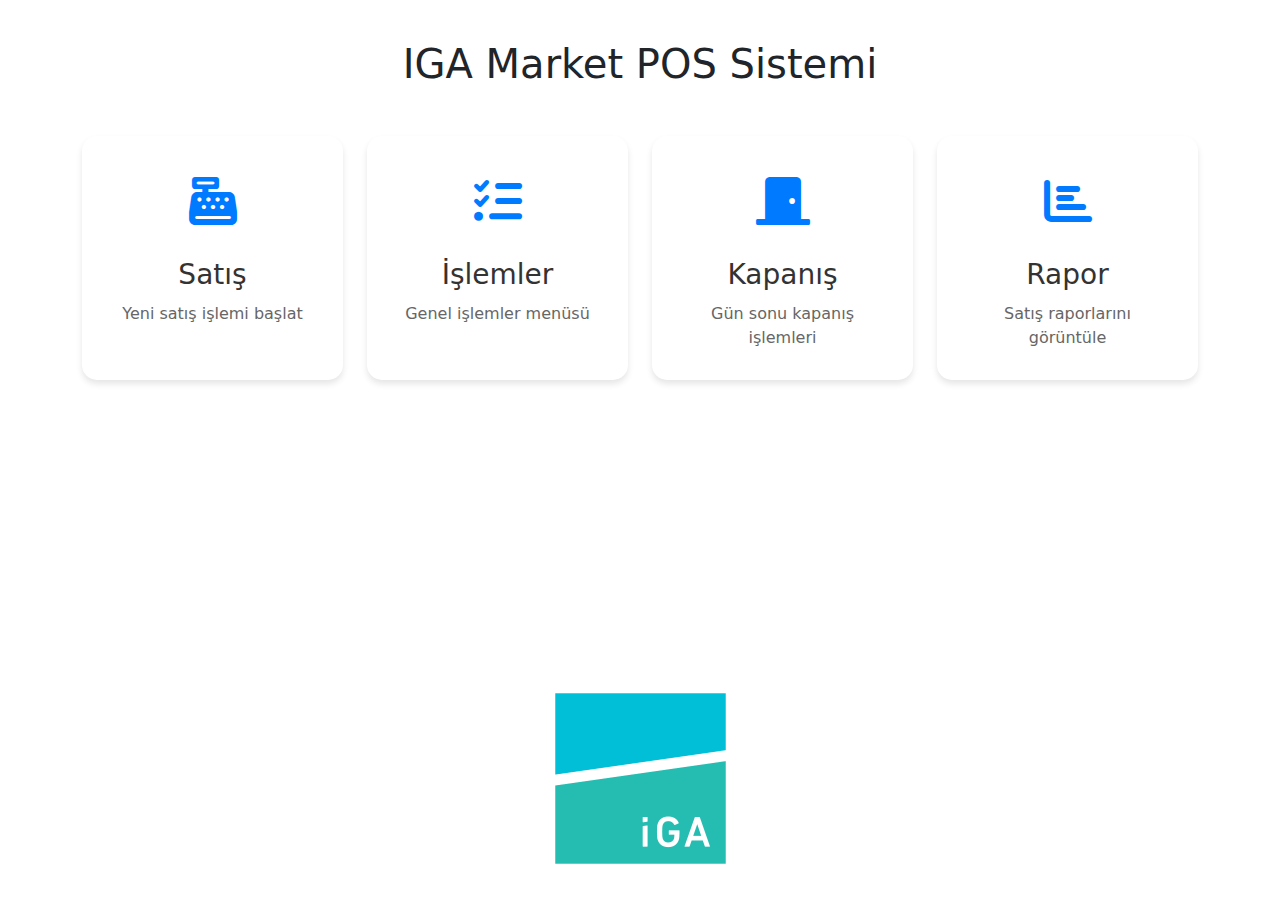
<file: IGAMarket.WebUI/wwwroot/ui/index.html>
<!DOCTYPE html>
<html lang="tr">
<head>
    <meta charset="UTF-8">
    <meta name="viewport" content="width=device-width, initial-scale=1.0">
    <title>Kampüs Market POS Sistemi</title>
    <link rel="stylesheet" href="style.css">
    <link href="https://cdn.jsdelivr.net/npm/bootstrap@5.3.0/dist/css/bootstrap.min.css" rel="stylesheet">
    <link rel="stylesheet" href="https://cdnjs.cloudflare.com/ajax/libs/font-awesome/6.0.0/css/all.min.css">
</head>
<body class="d-flex flex-column min-vh-100">
    <div class="container flex-grow-1">
        <div class="main-menu">
            <h1 class="text-center mb-5">IGA Market POS Sistemi</h1>
            <div class="row g-4">
                <div class="col-md-3">
                    <div class="menu-card" onclick="window.location.href='pos.html'">
                        <div class="card-icon">
                            <i class="fas fa-cash-register"></i>
                        </div>
                        <h3>Satış</h3>
                        <p>Yeni satış işlemi başlat</p>
                    </div>
                </div>
                <div class="col-md-3">
                    <div class="menu-card" onclick="window.location.href='operations.html'">
                        <div class="card-icon">
                            <i class="fas fa-tasks"></i>
                        </div>
                        <h3>İşlemler</h3>
                        <p>Genel işlemler menüsü</p>
                    </div>
                </div>
                <div class="col-md-3">
                    <div class="menu-card" onclick="window.location.href='closing.html'">
                        <div class="card-icon">
                            <i class="fas fa-door-closed"></i>
                        </div>
                        <h3>Kapanış</h3>
                        <p>Gün sonu kapanış işlemleri</p>
                    </div>
                </div>
                <div class="col-md-3">
                    <div class="menu-card" onclick="window.location.href='report.html'">
                        <div class="card-icon">
                            <i class="fas fa-chart-bar"></i>
                        </div>
                        <h3>Rapor</h3>
                        <p>Satış raporlarını görüntüle</p>
                    </div>
                </div>
            </div>
        </div>
    </div>

    <footer class="footer mt-auto py-4">
        <div class="container text-center">
            <img src="media/igalogo.png" alt="IGA Logo" class="footer-logo">
        </div>
    </footer>

    <script src="https://cdn.jsdelivr.net/npm/bootstrap@5.3.0/dist/js/bootstrap.bundle.min.js"></script>
</body>
</html>
</file>
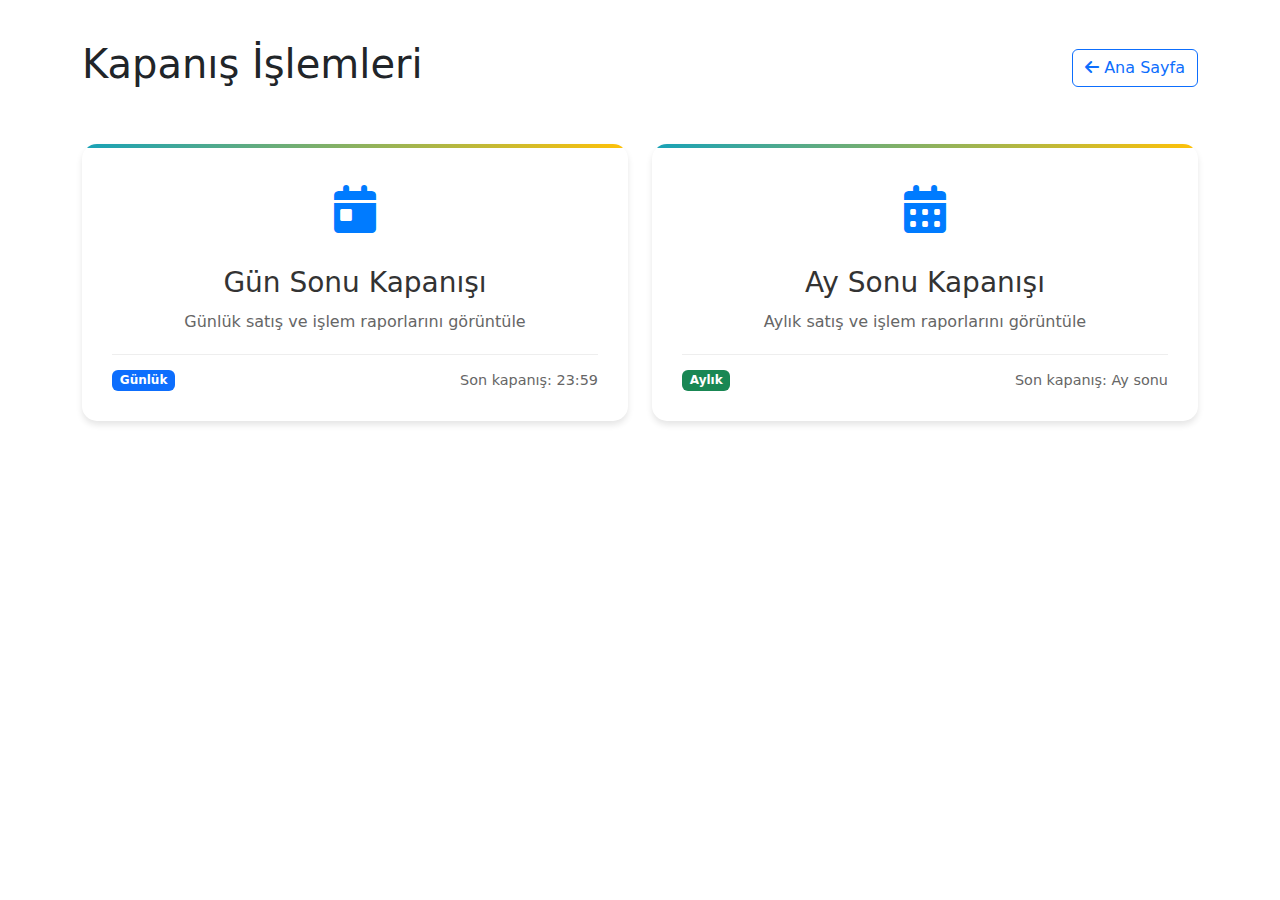
<file: IGAMarket.WebUI/wwwroot/ui/closing.html>
<!DOCTYPE html>
<html lang="tr">
<head>
    <meta charset="UTF-8">
    <meta name="viewport" content="width=device-width, initial-scale=1.0">
    <title>Kapanış İşlemleri - Süpermarket POS Sistemi</title>
    <link rel="stylesheet" href="style.css">
    <link href="https://cdn.jsdelivr.net/npm/bootstrap@5.3.0/dist/css/bootstrap.min.css" rel="stylesheet">
    <link rel="stylesheet" href="https://cdnjs.cloudflare.com/ajax/libs/font-awesome/6.0.0/css/all.min.css">
</head>
<body>
    <div class="container">
        <div class="main-menu">
            <div class="d-flex justify-content-between align-items-center mb-5">
                <h1>Kapanış İşlemleri</h1>
                <a href="index.html" class="btn btn-outline-primary">
                    <i class="fas fa-arrow-left"></i> Ana Sayfa
                </a>
            </div>
            <div class="row g-4">
                <div class="col-md-6">
                    <div class="menu-card closing-card" onclick="window.location.href='daily-closing.html'">
                        <div class="card-icon">
                            <i class="fas fa-calendar-day"></i>
                        </div>
                        <h3>Gün Sonu Kapanışı</h3>
                        <p>Günlük satış ve işlem raporlarını görüntüle</p>
                        <div class="closing-info">
                            <span class="badge bg-primary">Günlük</span>
                            <span class="closing-time">Son kapanış: 23:59</span>
                        </div>
                    </div>
                </div>
                <div class="col-md-6">
                    <div class="menu-card closing-card" onclick="window.location.href='monthly-closing.html'">
                        <div class="card-icon">
                            <i class="fas fa-calendar-alt"></i>
                        </div>
                        <h3>Ay Sonu Kapanışı</h3>
                        <p>Aylık satış ve işlem raporlarını görüntüle</p>
                        <div class="closing-info">
                            <span class="badge bg-success">Aylık</span>
                            <span class="closing-time">Son kapanış: Ay sonu</span>
                        </div>
                    </div>
                </div>
            </div>
        </div>
    </div>

    <script src="https://cdn.jsdelivr.net/npm/bootstrap@5.3.0/dist/js/bootstrap.bundle.min.js"></script>
</body>
</html>
</file>
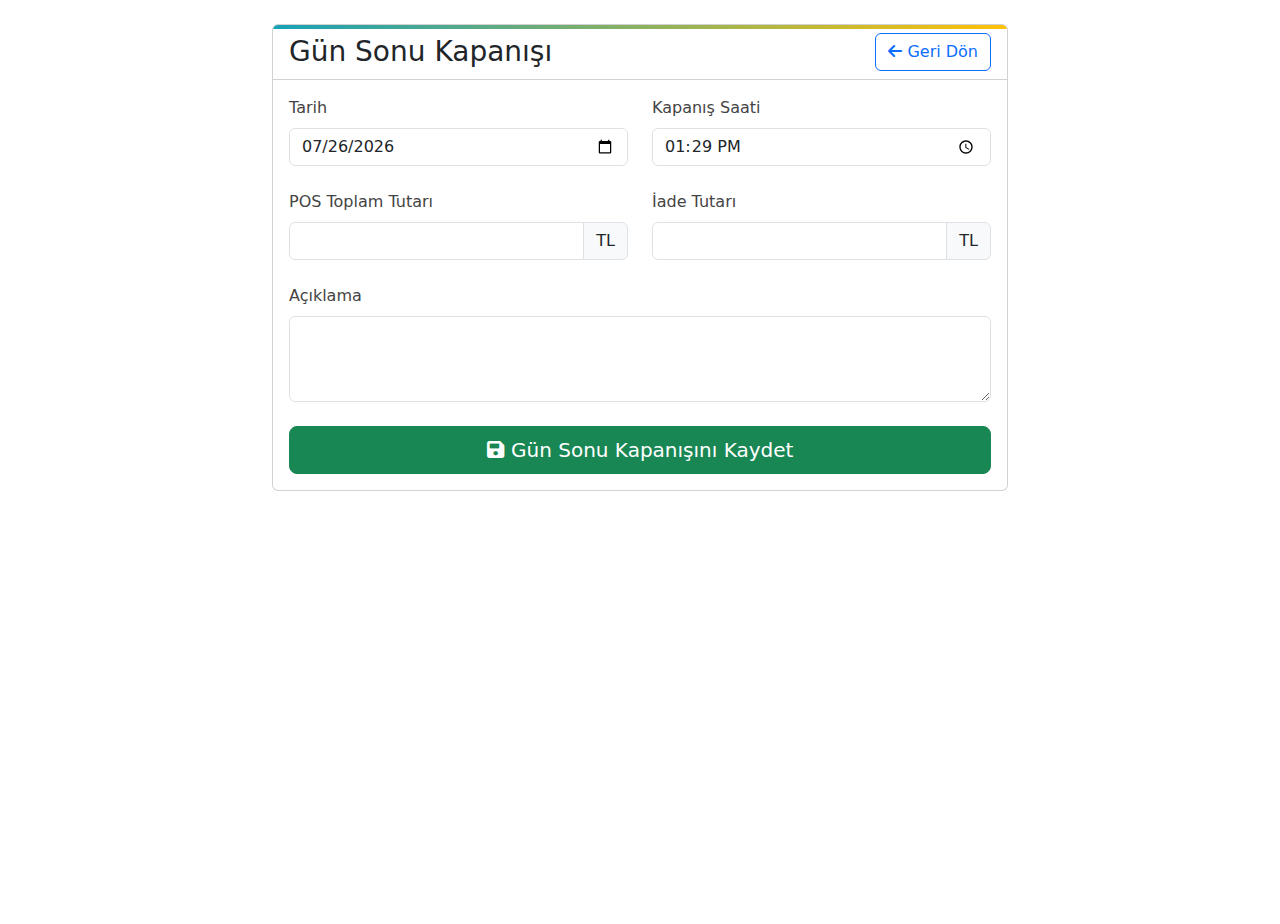
<file: IGAMarket.WebUI/wwwroot/ui/daily-closing.html>
<!DOCTYPE html>
<html lang="tr">
<head>
    <meta charset="UTF-8">
    <meta name="viewport" content="width=device-width, initial-scale=1.0">
    <title>Gün Sonu Kapanışı - Süpermarket POS Sistemi</title>
    <link rel="stylesheet" href="style.css">
    <link href="https://cdn.jsdelivr.net/npm/bootstrap@5.3.0/dist/css/bootstrap.min.css" rel="stylesheet">
    <link rel="stylesheet" href="https://cdnjs.cloudflare.com/ajax/libs/font-awesome/6.0.0/css/all.min.css">
</head>
<body>
    <div class="container mt-4">
        <div class="row">
            <div class="col-md-8 mx-auto">
                <div class="card closing-card">
                    <div class="card-header bg-white">
                        <div class="d-flex justify-content-between align-items-center">
                            <h3 class="mb-0">Gün Sonu Kapanışı</h3>
                            <a href="closing.html" class="btn btn-outline-primary">
                                <i class="fas fa-arrow-left"></i> Geri Dön
                            </a>
                        </div>
                    </div>
                    <div class="card-body">
                        <form id="dailyClosingForm">
                            <div class="row mb-4">
                                <div class="col-md-6">
                                    <div class="form-group">
                                        <label class="form-label">Tarih</label>
                                        <input type="date" class="form-control" id="closingDate" required>
                                    </div>
                                </div>
                                <div class="col-md-6">
                                    <div class="form-group">
                                        <label class="form-label">Kapanış Saati</label>
                                        <input type="time" class="form-control" id="closingTime" required>
                                    </div>
                                </div>
                            </div>

                            <div class="row mb-4">
                                <div class="col-md-6">
                                    <div class="form-group">
                                        <label class="form-label">POS Toplam Tutarı</label>
                                        <div class="input-group">
                                            <input type="number" class="form-control" id="posTotal" step="0.01" required>
                                            <span class="input-group-text">TL</span>
                                        </div>
                                    </div>
                                </div>
                                <div class="col-md-6">
                                    <div class="form-group">
                                        <label class="form-label">İade Tutarı</label>
                                        <div class="input-group">
                                            <input type="number" class="form-control" id="refundTotal" step="0.01" required>
                                            <span class="input-group-text">TL</span>
                                        </div>
                                    </div>
                                </div>
                            </div>

                            <div class="form-group mb-4">
                                <label class="form-label">Açıklama</label>
                                <textarea class="form-control" id="description" rows="3"></textarea>
                            </div>

                            <div class="d-grid gap-2">
                                <button type="submit" class="btn btn-success btn-lg">
                                    <i class="fas fa-save"></i> Gün Sonu Kapanışını Kaydet
                                </button>
                            </div>
                        </form>
                    </div>
                </div>
            </div>
        </div>
    </div>

    <script src="https://cdn.jsdelivr.net/npm/bootstrap@5.3.0/dist/js/bootstrap.bundle.min.js"></script>
    <script>
        document.getElementById('dailyClosingForm').addEventListener('submit', function(e) {
            e.preventDefault();
            
            // Form verilerini al
            const formData = {
                date: document.getElementById('closingDate').value,
                time: document.getElementById('closingTime').value,
                posTotal: parseFloat(document.getElementById('posTotal').value),
                refundTotal: parseFloat(document.getElementById('refundTotal').value),
                description: document.getElementById('description').value,
                status: 'Onaylandı'
            };

            // Mevcut gün sonu kapanışlarını al
            let dailyClosings = JSON.parse(localStorage.getItem('dailyClosings') || '[]');
            
            // Yeni kapanışı ekle
            dailyClosings.push(formData);
            
            // Güncellenmiş listeyi kaydet
            localStorage.setItem('dailyClosings', JSON.stringify(dailyClosings));

            // Başarılı mesajı göster
            alert('Gün sonu kapanışı başarıyla kaydedildi!');
            
            // Formu temizle
            this.reset();
            
            // Kapanış sayfasına yönlendir
            window.location.href = 'closing.html';
        });

        // Sayfa yüklendiğinde bugünün tarihini otomatik doldur
        window.addEventListener('load', function() {
            const today = new Date();
            document.getElementById('closingDate').value = today.toISOString().split('T')[0];
            document.getElementById('closingTime').value = today.toTimeString().slice(0,5);
        });
    </script>
</body>
</html>
</file>
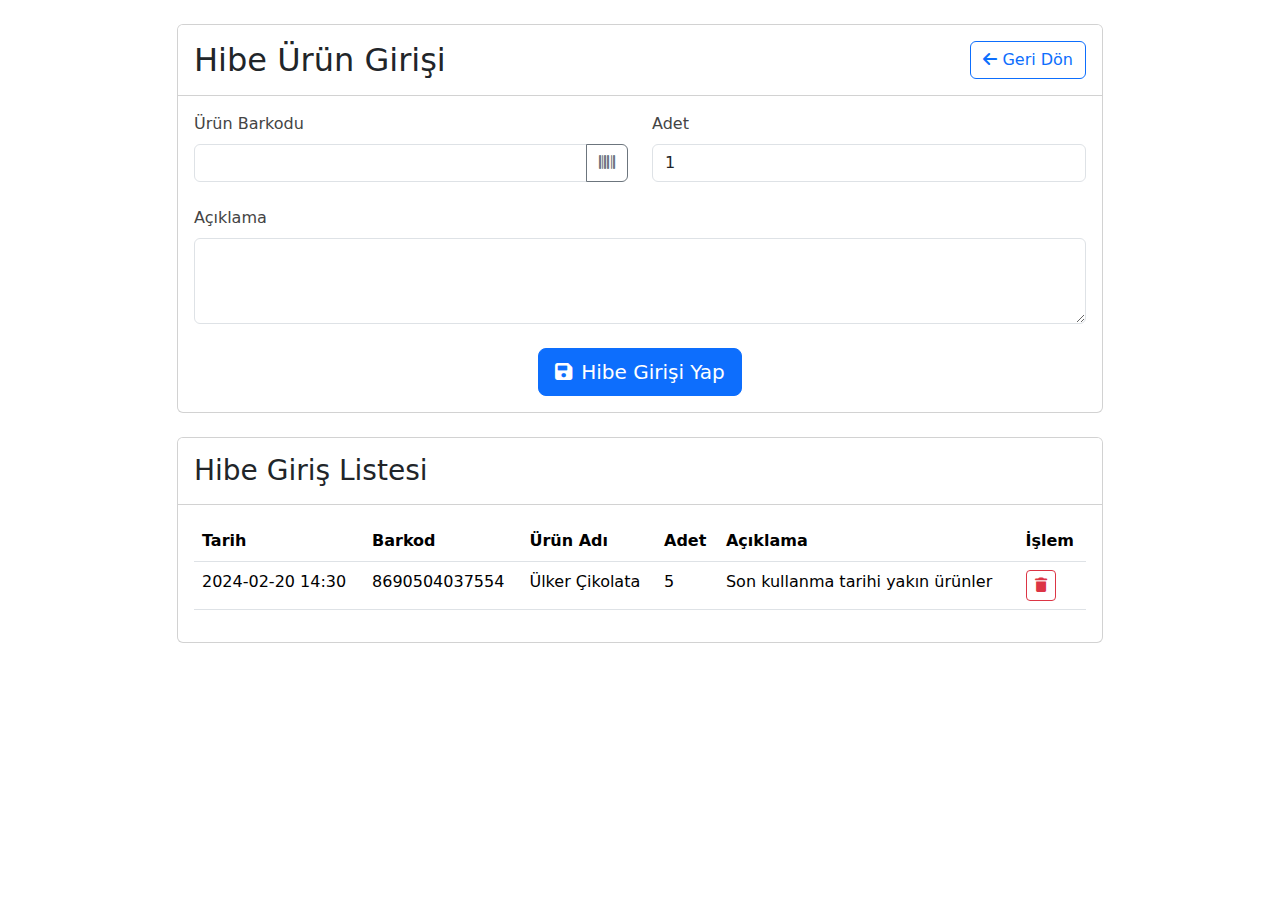
<file: IGAMarket.WebUI/wwwroot/ui/donation-entry.html>
<!DOCTYPE html>
<html lang="tr">
<head>
    <meta charset="UTF-8">
    <meta name="viewport" content="width=device-width, initial-scale=1.0">
    <title>Hibe Giriş - Kampüs Market POS Sistemi</title>
    <link rel="stylesheet" href="style.css">
    <link href="https://cdn.jsdelivr.net/npm/bootstrap@5.3.0/dist/css/bootstrap.min.css" rel="stylesheet">
    <link href="https://cdn.datatables.net/1.11.5/css/dataTables.bootstrap5.min.css" rel="stylesheet">
    <link rel="stylesheet" href="https://cdnjs.cloudflare.com/ajax/libs/font-awesome/6.0.0/css/all.min.css">
</head>
<body class="d-flex flex-column min-vh-100">
    <div class="container flex-grow-1 py-4">
        <div class="row justify-content-center">
            <div class="col-md-10">
                <!-- Hibe Giriş Formu -->
                <div class="card donation-entry-card mb-4">
                    <div class="card-header bg-white py-3">
                        <div class="d-flex justify-content-between align-items-center">
                            <h2 class="card-title mb-0">Hibe Ürün Girişi</h2>
                            <a href="operations.html" class="btn btn-outline-primary">
                                <i class="fas fa-arrow-left"></i> Geri Dön
                            </a>
                        </div>
                    </div>
                    <div class="card-body">
                        <form id="donationEntryForm" class="needs-validation" novalidate>
                            <div class="row g-4">
                                <div class="col-md-6">
                                    <div class="form-group">
                                        <label for="barcode" class="form-label">Ürün Barkodu</label>
                                        <div class="input-group">
                                            <input type="text" class="form-control" id="barcode" required>
                                            <button class="btn btn-outline-secondary" type="button" id="scanBarcode">
                                                <i class="fas fa-barcode"></i>
                                            </button>
                                        </div>
                                        <div class="invalid-feedback">
                                            Lütfen barkod numarasını giriniz.
                                        </div>
                                        <small class="text-muted product-name-display"></small>
                                    </div>
                                </div>
                                <div class="col-md-6">
                                    <div class="form-group">
                                        <label for="quantity" class="form-label">Adet</label>
                                        <input type="number" class="form-control" id="quantity" min="1" value="1" required>
                                        <div class="invalid-feedback">
                                            Lütfen geçerli bir adet giriniz.
                                        </div>
                                    </div>
                                </div>
                                <div class="col-12">
                                    <div class="form-group">
                                        <label for="description" class="form-label">Açıklama</label>
                                        <textarea class="form-control" id="description" rows="3" required></textarea>
                                        <div class="invalid-feedback">
                                            Lütfen bir açıklama giriniz.
                                        </div>
                                    </div>
                                </div>
                            </div>
                            <div class="text-center mt-4">
                                <button type="submit" class="btn btn-primary btn-lg save-donation-btn">
                                    <i class="fas fa-save me-2"></i>Hibe Girişi Yap
                                </button>
                            </div>
                        </form>
                    </div>
                </div>

                <!-- Hibe Giriş Tablosu -->
                <div class="card donation-table-card">
                    <div class="card-header bg-white py-3">
                        <h3 class="card-title mb-0">Hibe Giriş Listesi</h3>
                    </div>
                    <div class="card-body">
                        <div class="table-responsive">
                            <table id="donationTable" class="table table-hover">
                                <thead>
                                    <tr>
                                        <th>Tarih</th>
                                        <th>Barkod</th>
                                        <th>Ürün Adı</th>
                                        <th>Adet</th>
                                        <th>Açıklama</th>
                                        <th>İşlem</th>
                                    </tr>
                                </thead>
                                <tbody>
                                    <!-- Örnek veri -->
                                    <tr>
                                        <td>2024-02-20 14:30</td>
                                        <td>8690504037554</td>
                                        <td>Ülker Çikolata</td>
                                        <td>5</td>
                                        <td>Son kullanma tarihi yakın ürünler</td>
                                        <td>
                                            <button class="btn btn-sm btn-outline-danger delete-donation">
                                                <i class="fas fa-trash"></i>
                                            </button>
                                        </td>
                                    </tr>
                                </tbody>
                            </table>
                        </div>
                    </div>
                </div>
            </div>
        </div>
    </div>

    <script src="https://cdn.jsdelivr.net/npm/bootstrap@5.3.0/dist/js/bootstrap.bundle.min.js"></script>
    <script src="https://code.jquery.com/jquery-3.6.0.min.js"></script>
    <script src="https://cdn.datatables.net/1.11.5/js/jquery.dataTables.min.js"></script>
    <script src="https://cdn.datatables.net/1.11.5/js/dataTables.bootstrap5.min.js"></script>
    <script>
        // DataTable başlatma
        $(document).ready(function() {
            $('#donationTable').DataTable({
                language: {
                    url: '//cdn.datatables.net/plug-ins/1.11.5/i18n/tr.json'
                },
                order: [[0, 'desc']], // Tarihe göre sıralama
                pageLength: 5, // Sayfa başına gösterilecek kayıt sayısı
                lengthMenu: [[5, 10, 25, 50], [5, 10, 25, 50]]
            });
        });

        // Form doğrulama
        (() => {
            'use strict'
            const forms = document.querySelectorAll('.needs-validation')
            Array.from(forms).forEach(form => {
                form.addEventListener('submit', event => {
                    if (!form.checkValidity()) {
                        event.preventDefault()
                        event.stopPropagation()
                    } else {
                        event.preventDefault()
                        // Form geçerliyse yeni hibe girişini tabloya ekle
                        addDonationToTable()
                    }
                    form.classList.add('was-validated')
                }, false)
            })
        })()

        // Barkod okutulduğunda ürün adını göster
        document.getElementById('barcode').addEventListener('change', function() {
            // Örnek ürün veritabanı
            const products = {
                '8690504037554': 'Ülker Çikolata',
                '8690504037555': 'Eti Burçak',
                '8690504037556': 'Sütaş Süt',
                '8690504037557': 'Torku Ekmek'
            };
            
            const productName = products[this.value] || 'Ürün bulunamadı';
            document.querySelector('.product-name-display').textContent = productName;
        });

        // Yeni hibe girişini tabloya ekleme
        function addDonationToTable() {
            const table = $('#donationTable').DataTable();
            const barcode = document.getElementById('barcode').value;
            const quantity = document.getElementById('quantity').value;
            const description = document.getElementById('description').value;
            const products = {
                '8690504037554': 'Ülker Çikolata',
                '8690504037555': 'Eti Burçak',
                '8690504037556': 'Sütaş Süt',
                '8690504037557': 'Torku Ekmek'
            };
            
            const now = new Date();
            const dateStr = now.toLocaleString('tr-TR');
            
            // Yeni satır ekle
            table.row.add([
                dateStr,
                barcode,
                products[barcode] || 'Bilinmeyen Ürün',
                quantity,
                description,
                '<button class="btn btn-sm btn-outline-danger delete-donation"><i class="fas fa-trash"></i></button>'
            ]).draw();

            // Formu temizle
            document.getElementById('donationEntryForm').reset();
            document.querySelector('.product-name-display').textContent = '';
        }

        // Silme işlemi için event delegation
        $('#donationTable').on('click', '.delete-donation', function() {
            if (confirm('Bu hibe kaydını silmek istediğinizden emin misiniz?')) {
                const table = $('#donationTable').DataTable();
                table.row($(this).parents('tr')).remove().draw();
            }
        });
    </script>
</body>
</html>
</file>
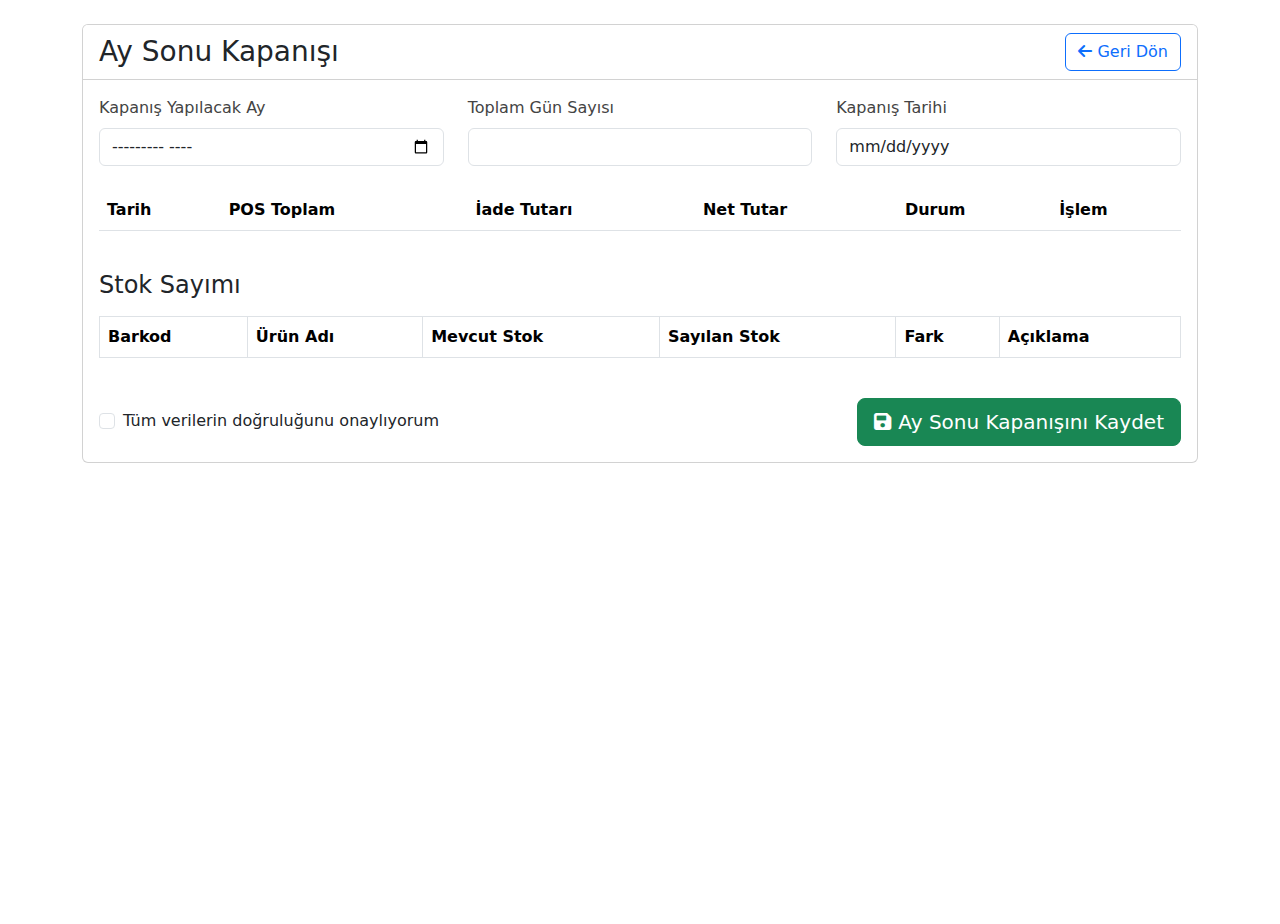
<file: IGAMarket.WebUI/wwwroot/ui/monthly-closing.html>
<!DOCTYPE html>
<html lang="tr">
<head>
    <meta charset="UTF-8">
    <meta name="viewport" content="width=device-width, initial-scale=1.0">
    <title>Ay Sonu Kapanışı - Süpermarket POS Sistemi</title>
    <link rel="stylesheet" href="style.css">
    <link href="https://cdn.jsdelivr.net/npm/bootstrap@5.3.0/dist/css/bootstrap.min.css" rel="stylesheet">
    <link rel="stylesheet" href="https://cdnjs.cloudflare.com/ajax/libs/font-awesome/6.0.0/css/all.min.css">
    <link rel="stylesheet" href="https://cdn.datatables.net/1.11.5/css/dataTables.bootstrap5.min.css">
</head>
<body>
    <div class="container mt-4">
        <div class="row">
            <div class="col-md-12">
                <div class="card monthly-closing-card">
                    <div class="card-header bg-white">
                        <div class="d-flex justify-content-between align-items-center">
                            <h3 class="mb-0">Ay Sonu Kapanışı</h3>
                            <a href="closing.html" class="btn btn-outline-primary">
                                <i class="fas fa-arrow-left"></i> Geri Dön
                            </a>
                        </div>
                    </div>
                    <div class="card-body">
                        <!-- Ay Seçimi ve Özet Bilgiler -->
                        <div class="row mb-4">
                            <div class="col-md-4">
                                <div class="form-group">
                                    <label class="form-label">Kapanış Yapılacak Ay</label>
                                    <input type="month" class="form-control" id="closingMonth" required>
                                </div>
                            </div>
                            <div class="col-md-4">
                                <div class="form-group">
                                    <label class="form-label">Toplam Gün Sayısı</label>
                                    <input type="number" class="form-control" id="totalDays" readonly>
                                </div>
                            </div>
                            <div class="col-md-4">
                                <div class="form-group">
                                    <label class="form-label">Kapanış Tarihi</label>
                                    <input type="date" class="form-control" id="closingDate" readonly>
                                </div>
                            </div>
                        </div>

                        <!-- Gün Sonu Kapanışları Tablosu -->
                        <div class="table-responsive mb-4">
                            <table id="dailyClosingsTable" class="table table-striped">
                                <thead>
                                    <tr>
                                        <th>Tarih</th>
                                        <th>POS Toplam</th>
                                        <th>İade Tutarı</th>
                                        <th>Net Tutar</th>
                                        <th>Durum</th>
                                        <th>İşlem</th>
                                    </tr>
                                </thead>
                                <tbody>
                                    <!-- JavaScript ile doldurulacak -->
                                </tbody>
                            </table>
                        </div>

                        <!-- Stok Sayım Formu -->
                        <div class="stock-count-section mb-4">
                            <h4 class="mb-3">Stok Sayımı</h4>
                            <div class="table-responsive">
                                <table id="stockCountTable" class="table table-bordered">
                                    <thead>
                                        <tr>
                                            <th>Barkod</th>
                                            <th>Ürün Adı</th>
                                            <th>Mevcut Stok</th>
                                            <th>Sayılan Stok</th>
                                            <th>Fark</th>
                                            <th>Açıklama</th>
                                        </tr>
                                    </thead>
                                    <tbody>
                                        <!-- JavaScript ile doldurulacak -->
                                    </tbody>
                                </table>
                            </div>
                        </div>

                        <!-- Onay ve Kaydet Butonu -->
                        <div class="d-flex justify-content-between align-items-center">
                            <div class="form-check">
                                <input class="form-check-input" type="checkbox" id="confirmClosing">
                                <label class="form-check-label" for="confirmClosing">
                                    Tüm verilerin doğruluğunu onaylıyorum
                                </label>
                            </div>
                            <button type="button" class="btn btn-success btn-lg" id="saveMonthlyClosing">
                                <i class="fas fa-save"></i> Ay Sonu Kapanışını Kaydet
                            </button>
                        </div>
                    </div>
                </div>
            </div>
        </div>
    </div>

    <script src="https://cdn.jsdelivr.net/npm/bootstrap@5.3.0/dist/js/bootstrap.bundle.min.js"></script>
    <script src="https://code.jquery.com/jquery-3.6.0.min.js"></script>
    <script src="https://cdn.datatables.net/1.11.5/js/jquery.dataTables.min.js"></script>
    <script src="https://cdn.datatables.net/1.11.5/js/dataTables.bootstrap5.min.js"></script>
    <script>
        // Örnek ürün verileri (gerçek uygulamada API'den gelecek)
        const products = [
            {
                barcode: '8690504037554',
                name: 'Ülker Çikolata',
                currentStock: 100,
                countedStock: 0,
                difference: 0,
                note: ''
            },
            // Diğer ürünler...
        ];

        // Sayfa yüklendiğinde
        $(document).ready(function() {
            // DataTable'ları başlat
            $('#dailyClosingsTable').DataTable({
                language: {
                    url: '//cdn.datatables.net/plug-ins/1.11.5/i18n/tr.json'
                }
            });

            $('#stockCountTable').DataTable({
                language: {
                    url: '//cdn.datatables.net/plug-ins/1.11.5/i18n/tr.json'
                }
            });

            // Ay seçildiğinde
            $('#closingMonth').change(function() {
                const selectedDate = new Date($(this).val());
                const lastDay = new Date(selectedDate.getFullYear(), selectedDate.getMonth() + 1, 0);
                
                $('#totalDays').val(lastDay.getDate());
                $('#closingDate').val(lastDay.toISOString().split('T')[0]);
                
                // Seçilen aya ait gün sonu kapanışlarını yükle
                loadDailyClosings(selectedDate);
                loadProducts();
            });

            // Stok sayımı değiştiğinde
            $(document).on('input', '.counted-stock', function() {
                const row = $(this).closest('tr');
                const currentStock = parseFloat(row.find('.current-stock').text());
                const countedStock = parseFloat($(this).val()) || 0;
                const difference = countedStock - currentStock;
                
                row.find('.stock-difference').text(difference);
            });

            // Ay sonu kapanışını kaydet
            $('#saveMonthlyClosing').click(function() {
                if (!$('#confirmClosing').is(':checked')) {
                    alert('Lütfen verilerin doğruluğunu onaylayın!');
                    return;
                }

                // Stok sayım verilerini topla
                const stockCounts = [];
                $('#stockCountTable tbody tr').each(function() {
                    const row = $(this);
                    stockCounts.push({
                        barcode: row.find('td:eq(0)').text(),
                        name: row.find('td:eq(1)').text(),
                        currentStock: parseFloat(row.find('.current-stock').text()),
                        countedStock: parseFloat(row.find('.counted-stock').val()) || 0,
                        difference: parseFloat(row.find('.stock-difference').text()),
                        note: row.find('.stock-note').val()
                    });
                });

                // Ay sonu kapanış verilerini kaydet
                const monthlyClosing = {
                    month: $('#closingMonth').val(),
                    closingDate: $('#closingDate').val(),
                    stockCounts: stockCounts
                };

                // Mevcut ay sonu kapanışlarını al
                let monthlyClosings = JSON.parse(localStorage.getItem('monthlyClosings') || '[]');
                
                // Yeni kapanışı ekle
                monthlyClosings.push(monthlyClosing);
                
                // Güncellenmiş listeyi kaydet
                localStorage.setItem('monthlyClosings', JSON.stringify(monthlyClosings));

                alert('Ay sonu kapanışı başarıyla kaydedildi!');
                window.location.href = 'closing.html';
            });
        });

        // Gün sonu kapanışlarını yükle
        function loadDailyClosings(selectedDate) {
            const tbody = $('#dailyClosingsTable tbody');
            tbody.empty();

            // localStorage'dan gün sonu kapanışlarını al
            const dailyClosings = JSON.parse(localStorage.getItem('dailyClosings') || '[]');
            
            // Seçilen aya ait kapanışları filtrele
            const selectedMonth = selectedDate.getMonth();
            const selectedYear = selectedDate.getFullYear();
            
            const filteredClosings = dailyClosings.filter(closing => {
                const closingDate = new Date(closing.date);
                return closingDate.getMonth() === selectedMonth && 
                       closingDate.getFullYear() === selectedYear;
            });

            filteredClosings.forEach(closing => {
                const netTotal = closing.posTotal - closing.refundTotal;
                const row = `
                    <tr>
                        <td>${closing.date}</td>
                        <td>${closing.posTotal.toFixed(2)} TL</td>
                        <td>${closing.refundTotal.toFixed(2)} TL</td>
                        <td>${netTotal.toFixed(2)} TL</td>
                        <td><span class="badge bg-success">${closing.status}</span></td>
                        <td>
                            <button class="btn btn-sm btn-info" onclick="viewDailyClosing('${closing.date}')">
                                <i class="fas fa-eye"></i>
                            </button>
                        </td>
                    </tr>
                `;
                tbody.append(row);
            });
        }

        // Ürünleri yükle
        function loadProducts() {
            const tbody = $('#stockCountTable tbody');
            tbody.empty();

            products.forEach(product => {
                const row = `
                    <tr>
                        <td>${product.barcode}</td>
                        <td>${product.name}</td>
                        <td class="current-stock">${product.currentStock}</td>
                        <td>
                            <input type="number" class="form-control counted-stock" 
                                   value="${product.countedStock}" min="0">
                        </td>
                        <td class="stock-difference">${product.difference}</td>
                        <td>
                            <input type="text" class="form-control stock-note" 
                                   value="${product.note}" placeholder="Not ekleyin...">
                        </td>
                    </tr>
                `;
                tbody.append(row);
            });
        }

        // Gün sonu kapanış detayını görüntüle
        function viewDailyClosing(date) {
            const dailyClosings = JSON.parse(localStorage.getItem('dailyClosings') || '[]');
            const closing = dailyClosings.find(c => c.date === date);
            
            if (closing) {
                const netTotal = closing.posTotal - closing.refundTotal;
                alert(`
                    Gün Sonu Kapanış Detayları:
                    Tarih: ${closing.date}
                    Saat: ${closing.time}
                    POS Toplam: ${closing.posTotal.toFixed(2)} TL
                    İade Tutarı: ${closing.refundTotal.toFixed(2)} TL
                    Net Tutar: ${netTotal.toFixed(2)} TL
                    Açıklama: ${closing.description}
                `);
            } else {
                alert('Kapanış detayları bulunamadı!');
            }
        }
    </script>
</body>
</html>
</file>
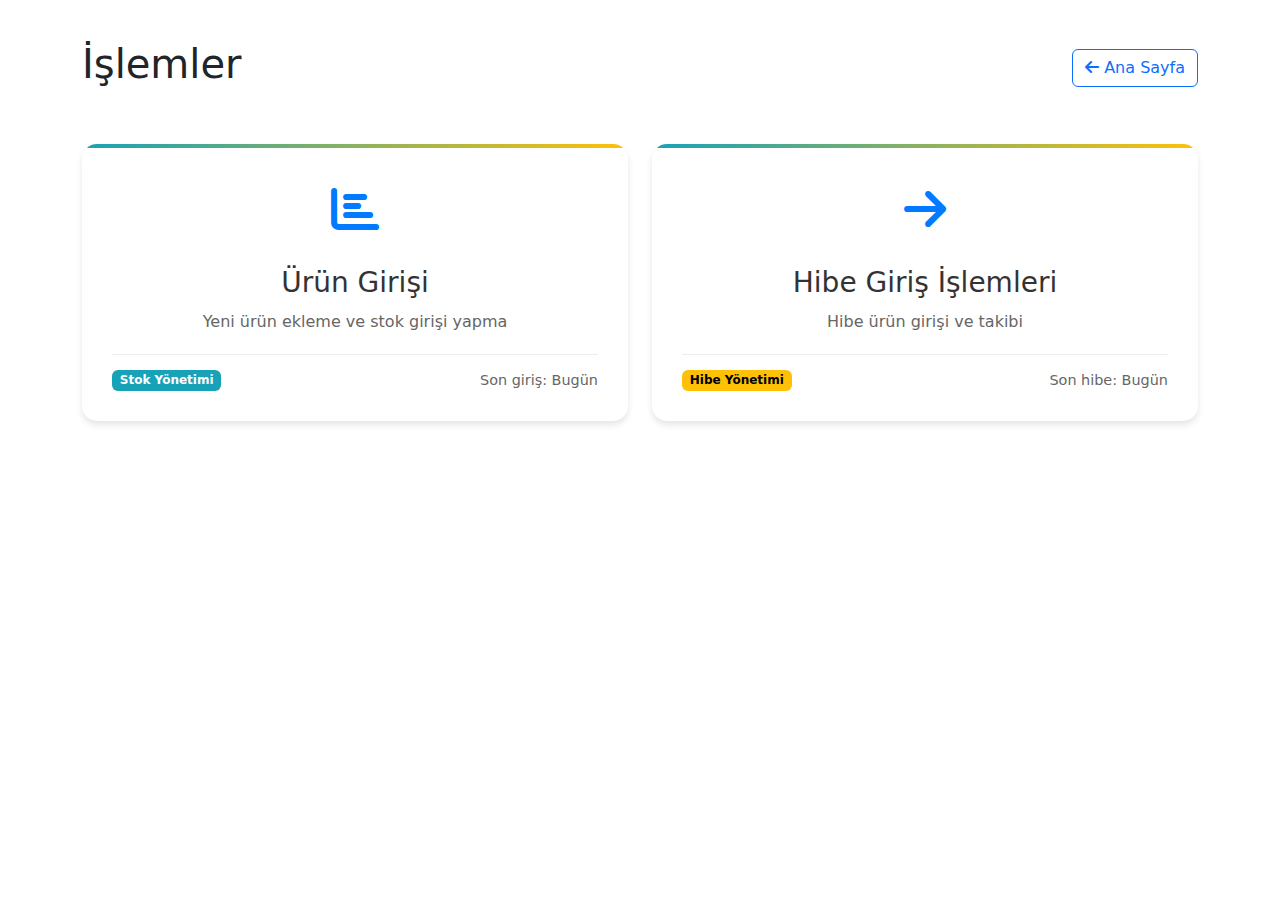
<file: IGAMarket.WebUI/wwwroot/ui/operations.html>
<!DOCTYPE html>
<html lang="tr">
<head>
    <meta charset="UTF-8">
    <meta name="viewport" content="width=device-width, initial-scale=1.0">
    <title>İşlemler - Süpermarket POS Sistemi</title>
    <link rel="stylesheet" href="style.css">
    <link href="https://cdn.jsdelivr.net/npm/bootstrap@5.3.0/dist/css/bootstrap.min.css" rel="stylesheet">
    <link rel="stylesheet" href="https://cdnjs.cloudflare.com/ajax/libs/font-awesome/6.0.0/css/all.min.css">
</head>
<body>
    <div class="container">
        <div class="main-menu">
            <div class="d-flex justify-content-between align-items-center mb-5">
                <h1>İşlemler</h1>
                <a href="index.html" class="btn btn-outline-primary">
                    <i class="fas fa-arrow-left"></i> Ana Sayfa
                </a>
            </div>
            <div class="row g-4">
                <div class="col-md-6">
                    <div class="menu-card operation-card">
                        <div class="card-icon">
                            <i class="fas fa-chart-bar"></i>
                        </div>
                        <h3>Ürün Girişi</h3>
                        <p>Yeni ürün ekleme ve stok girişi yapma</p>
                        <div class="operation-info">
                            <span class="badge bg-info">Stok Yönetimi</span>
                            <span class="operation-detail">Son giriş: Bugün</span>
                        </div>
                    </div>
                </div>
                <div class="col-md-6">
                    <div class="menu-card operation-card" >
                        <div class="card-icon">
                            <i class="fas fa-arrow-right"></i>
                        </div>
                        <h3>Hibe Giriş İşlemleri</h3>
                        <p>Hibe ürün girişi ve takibi</p>
                        <div class="operation-info">
                            <span class="badge bg-warning">Hibe Yönetimi</span>
                            <span class="operation-detail">Son hibe: Bugün</span>
                        </div>
                    </div>
                </div>
            </div>
        </div>
    </div>
    

    <script src="https://cdn.jsdelivr.net/npm/bootstrap@5.3.0/dist/js/bootstrap.bundle.min.js"></script>
</body>
</html>
</file>
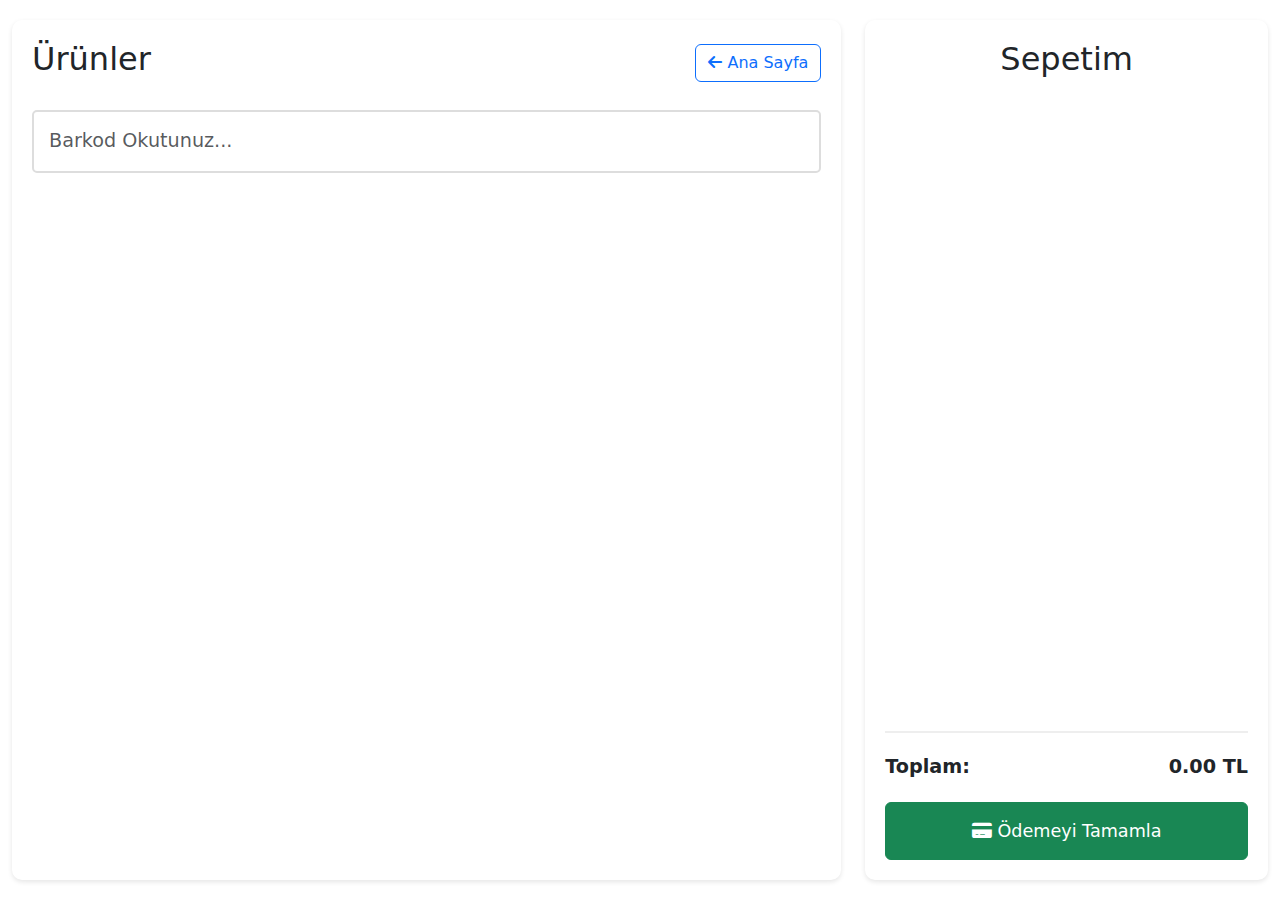
<file: IGAMarket.WebUI/wwwroot/ui/pos.html>
<!DOCTYPE html>
<html lang="tr">
<head>
    <meta charset="UTF-8">
    <meta name="viewport" content="width=device-width, initial-scale=1.0">
    <title>Satış - Süpermarket POS Sistemi</title>
    <link rel="stylesheet" href="style.css">
    <link href="https://cdn.jsdelivr.net/npm/bootstrap@5.3.0/dist/css/bootstrap.min.css" rel="stylesheet">
    <link rel="stylesheet" href="https://cdnjs.cloudflare.com/ajax/libs/font-awesome/6.0.0/css/all.min.css">
</head>
<body>
    <div class="container-fluid">
        <div class="row">
            <!-- Sol Taraf - Ürün Listesi -->
            <div class="col-md-8">
                <div class="product-section">
                    <div class="d-flex justify-content-between align-items-center mb-4">
                        <h2>Ürünler</h2>
                        <a href="index.html" class="btn btn-outline-primary">
                            <i class="fas fa-arrow-left"></i> Ana Sayfa
                        </a>
                    </div>
                    <div class="barcode-input">
                        <input type="text" id="barcodeInput" class="form-control" placeholder="Barkod Okutunuz...">
                    </div>
                    <div class="product-grid" id="productGrid">
                        <!-- Ürünler JavaScript ile buraya eklenecek -->
                    </div>
                </div>
            </div>
            
            <!-- Sağ Taraf - Sepet -->
            <div class="col-md-4">
                <div class="cart-section">
                    <h2 class="text-center mb-4">Sepetim</h2>
                    <div class="cart-items" id="cartItems">
                        <!-- Sepet ürünleri JavaScript ile buraya eklenecek -->
                    </div>
                    <div class="cart-summary">
                        <div class="total">
                            <span>Toplam:</span>
                            <span id="cartTotal">0.00 TL</span>
                        </div>
                        <button id="completePayment" class="btn btn-success w-100">
                            <i class="fas fa-credit-card"></i> Ödemeyi Tamamla
                        </button>
                    </div>
                </div>
            </div>
        </div>
    </div>

    <script src="https://cdn.jsdelivr.net/npm/bootstrap@5.3.0/dist/js/bootstrap.bundle.min.js"></script>
</body>
</html>
</file>
<file: IGAMarket.WebUI/wwwroot/ui/style.css>
* {
    margin: 0;
    padding: 0;
    box-sizing: border-box;
}

body {
    font-family: 'Segoe UI', Tahoma, Geneva, Verdana, sans-serif;
    background-color: #f5f5f5;
    min-height: 100vh;
}

a {
    text-decoration: none;
}

/* Ana Menü Stilleri */
.main-menu {
    padding: 40px 0;
}

.menu-card {
    background-color: white;
    border-radius: 15px;
    padding: 30px;
    text-align: center;
    cursor: pointer;
    transition: all 0.3s ease;
    box-shadow: 0 4px 6px rgba(0,0,0,0.1);
    height: 100%;
}

.menu-card:hover {
    transform: translateY(-10px);
    box-shadow: 0 8px 15px rgba(0,0,0,0.2);
}

.card-icon {
    font-size: 3rem;
    color: #007bff;
    margin-bottom: 20px;
}

.menu-card h3 {
    color: #333;
    margin-bottom: 10px;
}

.menu-card p {
    color: #666;
    margin: 0;
}

/* POS Sayfası Stilleri */
.container-fluid {
    padding: 20px;
}

.product-section, .cart-section {
    background-color: white;
    border-radius: 10px;
    padding: 20px;
    box-shadow: 0 2px 5px rgba(0,0,0,0.1);
    height: calc(100vh - 40px);
    overflow-y: auto;
}

.barcode-input {
    margin-bottom: 20px;
}

.barcode-input input {
    font-size: 1.2rem;
    padding: 15px;
    border: 2px solid #ddd;
    border-radius: 5px;
    width: 100%;
}

.product-grid {
    display: grid;
    grid-template-columns: repeat(auto-fill, minmax(200px, 1fr));
    gap: 20px;
    padding: 10px;
}

.product-card {
    background-color: white;
    border: 1px solid #ddd;
    border-radius: 8px;
    padding: 15px;
    text-align: center;
    transition: transform 0.2s;
}

.product-card:hover {
    transform: translateY(-5px);
    box-shadow: 0 5px 15px rgba(0,0,0,0.1);
}

.product-card img {
    width: 100%;
    height: 150px;
    object-fit: contain;
    border-radius: 5px;
    margin-bottom: 10px;
}

.cart-section {
    display: flex;
    flex-direction: column;
}

.cart-items {
    flex-grow: 1;
    overflow-y: auto;
    margin-bottom: 20px;
}

.cart-item {
    display: flex;
    justify-content: space-between;
    align-items: center;
    padding: 10px;
    border-bottom: 1px solid #eee;
    position: relative;
    padding-right: 40px;
}

.cart-item-info {
    flex-grow: 1;
    padding-right: 10px;
}

.cart-item-quantity {
    display: flex;
    align-items: center;
    gap: 10px;
    margin-right: 10px;
}

.cart-item-quantity button {
    background-color: #f8f9fa;
    border: 1px solid #ddd;
    border-radius: 5px;
    padding: 5px 10px;
    cursor: pointer;
}

.remove-item {
    position: absolute;
    right: 10px;
    top: 50%;
    transform: translateY(-50%);
    background: none;
    border: none;
    color: #dc3545;
    cursor: pointer;
    font-size: 1.2rem;
    padding: 5px;
    z-index: 1;
}

.cart-summary {
    border-top: 2px solid #eee;
    padding-top: 20px;
}

.total {
    display: flex;
    justify-content: space-between;
    font-size: 1.2rem;
    font-weight: bold;
    margin-bottom: 20px;
}

#completePayment {
    padding: 15px;
    font-size: 1.1rem;
}

/* Kapanış Sayfası Stilleri */
.closing-card {
    position: relative;
    overflow: hidden;
}



.closing-info {
    margin-top: 20px;
    display: flex;
    justify-content: space-between;
    align-items: center;
    padding-top: 15px;
    border-top: 1px solid #eee;
}

.closing-time {
    color: #666;
    font-size: 0.9rem;
}

.badge {
    padding: 8px 12px;
    font-size: 0.9rem;
}

/* İşlemler Sayfası Stilleri */
.operation-card {
    position: relative;
    overflow: hidden;
}

.operation-card::after {
    content: '';
    position: absolute;
    top: 0;
    left: 0;
    width: 100%;
    height: 4px;
    background: linear-gradient(90deg, #17a2b8, #ffc107);
}
.closing-card::after {
    content: '';
    position: absolute;
    top: 0;
    left: 0;
    width: 100%;
    height: 4px;
    background: linear-gradient(90deg, #17a2b8, #ffc107);
}

.operation-info {
    margin-top: 20px;
    display: flex;
    justify-content: space-between;
    align-items: center;
    padding-top: 15px;
    border-top: 1px solid #eee;
}

.operation-detail {
    color: #666;
    font-size: 0.9rem;
}

.badge.bg-info {
    background-color: #17a2b8 !important;
}

.badge.bg-warning {
    background-color: #ffc107 !important;
    color: #000;
}

@media (max-width: 768px) {
    .product-section, .cart-section {
        height: auto;
        margin-bottom: 20px;
    }
    
    .product-grid {
        grid-template-columns: repeat(auto-fill, minmax(150px, 1fr));
    }

    .menu-card {
        margin-bottom: 20px;
    }

    .closing-card {
        margin-bottom: 20px;
    }
    
    .closing-info {
        flex-direction: column;
        gap: 10px;
        text-align: center;
    }

    .operation-card {
        margin-bottom: 20px;
    }
    
    .operation-info {
        flex-direction: column;
        gap: 10px;
        text-align: center;
    }
}

/* Footer Stilleri */
/*.footer {
    background-color: white;
    border-top: 1px solid #eee;
}

.footer-logo {
    height: 60px;
    width: auto;
    opacity: 0.9;
    transition: opacity 0.3s ease;
}

.footer-logo:hover {
    opacity: 1;
}*/

/* Ürün Girişi Sayfası Stilleri */
.product-entry-card {
    border: none;
    box-shadow: 0 0 20px rgba(0,0,0,0.08);
}

.product-entry-card .card-header {
    border-bottom: 1px solid #eee;
}

.form-label {
    font-weight: 500;
    color: #444;
    margin-bottom: 0.5rem;
}

.form-control:focus {
    border-color: #80bdff;
    box-shadow: 0 0 0 0.2rem rgba(0,123,255,.25);
}

.product-image-upload {
    position: relative;
}

.product-info .price {
    font-size: 1.5em;
    font-weight: bold;
    color: red; 

    .image-preview {
    width: 100%;
    min-height: 200px;
    border: 2px dashed #ddd;
    border-radius: 8px;
    position: relative;
    overflow: hidden;
    background-color: #f8f9fa;
    display: flex;
    align-items: center;
    justify-content: center;
}

.upload-placeholder {
    text-align: center;
    color: #666;
    padding: 20px;
}

.upload-placeholder i {
    font-size: 3rem;
    color: #aaa;
    margin-bottom: 10px;
}

.upload-placeholder p {
    margin: 0;
}

.img-thumbnail {
    max-height: 200px;
    width: auto;
    object-fit: contain;
}

.save-product-btn {
    padding: 12px 40px;
    font-size: 1.1rem;
}

.save-product-btn i {
    margin-right: 8px;
}

@media (max-width: 768px) {
    .product-entry-card .card-header {
        padding: 15px;
    }
    
    .product-entry-card .card-body {
        padding: 15px;
    }
    
    .save-product-btn {
        width: 100%;
    }
}

/* Hibe Giriş Sayfası Stilleri */
.donation-entry-card, .donation-table-card {
    background-color: white;
    border: none;
    border-radius: 15px;
    box-shadow: 0 4px 6px rgba(0,0,0,0.1);
    margin-top: 2rem;
}

.donation-entry-card .card-header,
.donation-table-card .card-header {
    border-bottom: 1px solid #eee;
}

.product-name-display {
    display: block;
    margin-top: 5px;
    font-style: italic;
}

.save-donation-btn {
    padding: 12px 40px;
    font-size: 1.1rem;
}

.save-donation-btn i {
    margin-right: 8px;
}

/* DataTable Özelleştirmeleri */
.donation-table-card .card-body {
    padding: 20px;
}

.table-responsive {
    margin: 0;
    padding: 0;
}

.table {
    margin-bottom: 0;
}

.table thead th {
    background-color: #f8f9fa;
    border-bottom: 2px solid #dee2e6;
    white-space: nowrap;
    padding: 12px 15px;
}

.table tbody td {
    padding: 12px 15px;
    vertical-align: middle;
}

/* Sütun genişlikleri */
.table th:nth-child(1) { /* Tarih */
    width: 15%;
}

.table th:nth-child(2) { /* Barkod */
    width: 15%;
}

.table th:nth-child(3) { /* Ürün Adı */
    width: 20%;
}

.table th:nth-child(4) { /* Adet */
    width: 10%;
}

.table th:nth-child(5) { /* Açıklama */
    width: 30%;
}

.table th:nth-child(6) { /* İşlem */
    width: 10%;
    text-align: center;
}

.table td:last-child {
    text-align: center;
}

.dataTables_wrapper .dataTables_length select {
    min-width: 80px;
}

.dataTables_wrapper .dataTables_filter input {
    min-width: 250px;
}

.delete-donation {
    transition: all 0.2s ease;
}

.delete-donation:hover {
    background-color: #dc3545;
    color: white;
}

@media (max-width: 768px) {
    .donation-entry-card .card-header,
    .donation-table-card .card-header {
        padding: 15px;
    }

    .donation-entry-card .card-body,
    .donation-table-card .card-body {
        padding: 15px;
    }

    .save-donation-btn {
        width: 100%;
    }

    .dataTables_wrapper .dataTables_length,
    .dataTables_wrapper .dataTables_filter {
        text-align: left;
        margin-bottom: 10px;
    }
}
</file>
